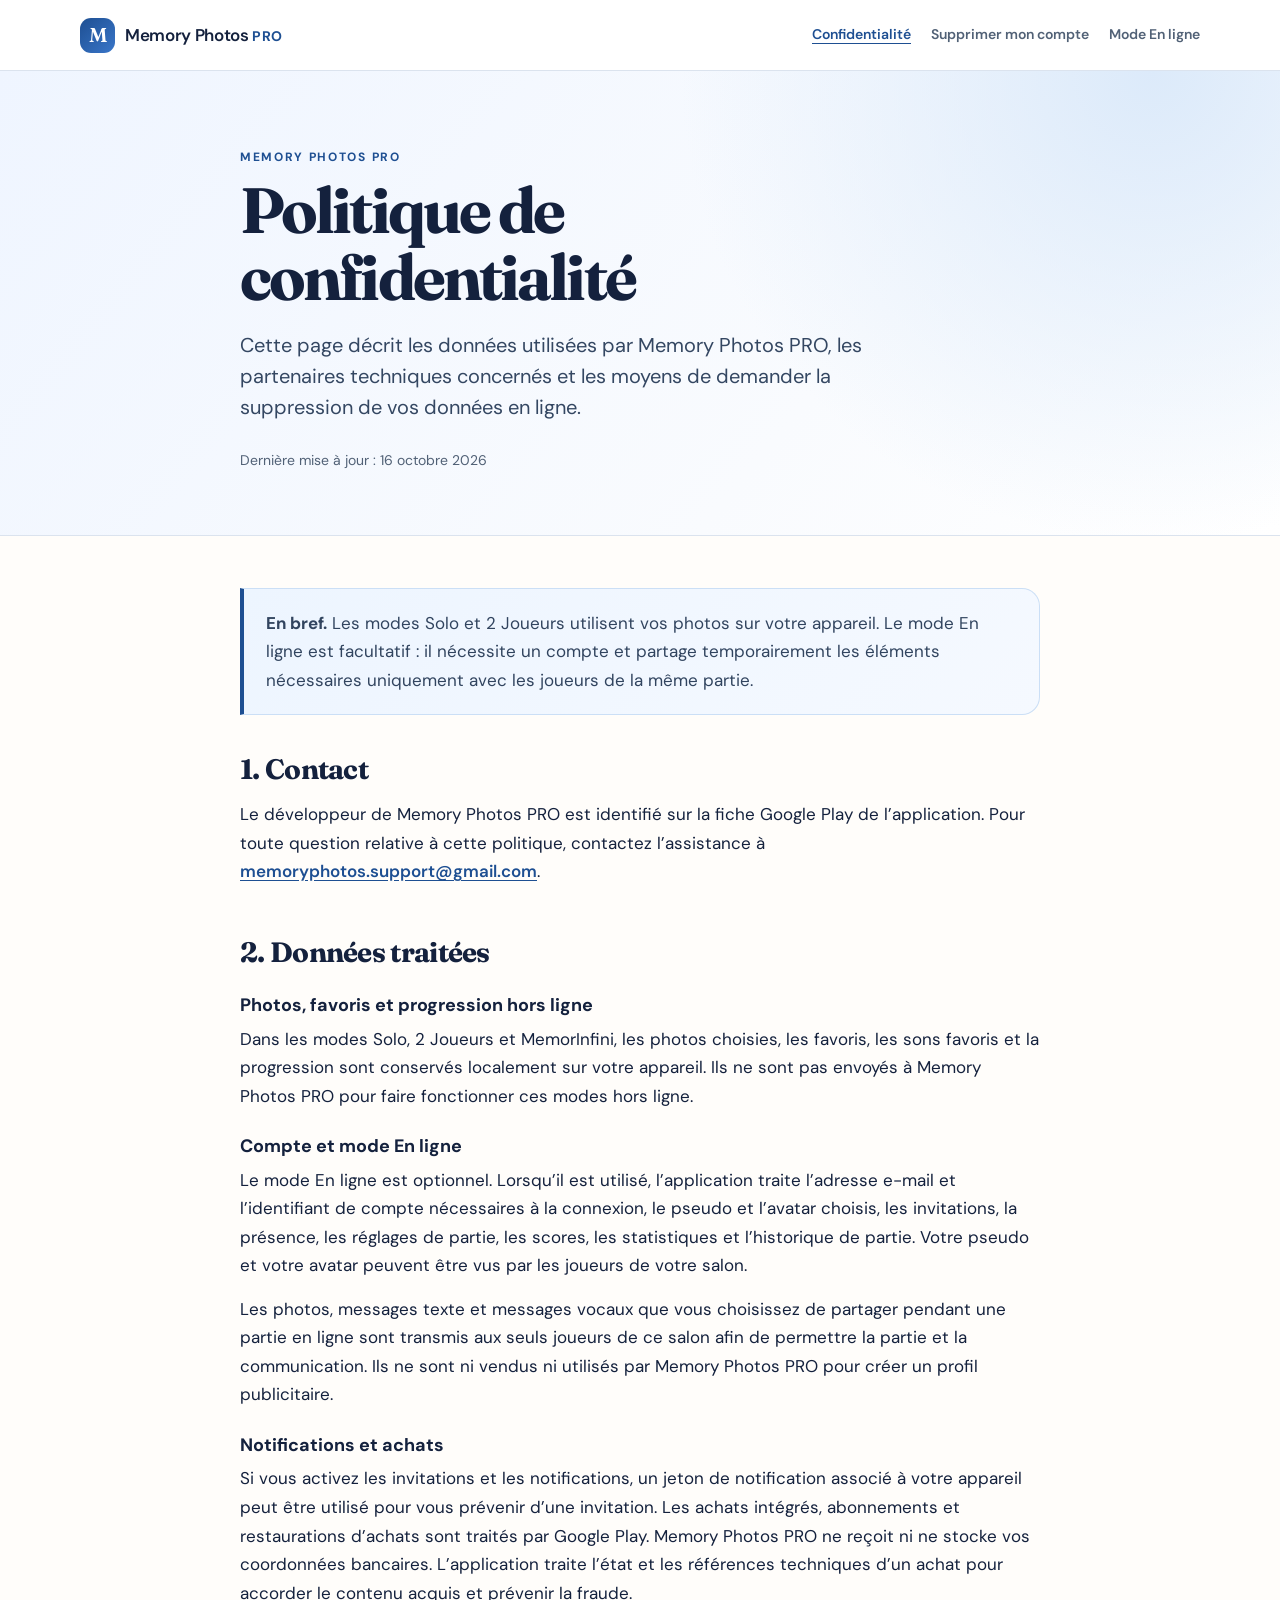
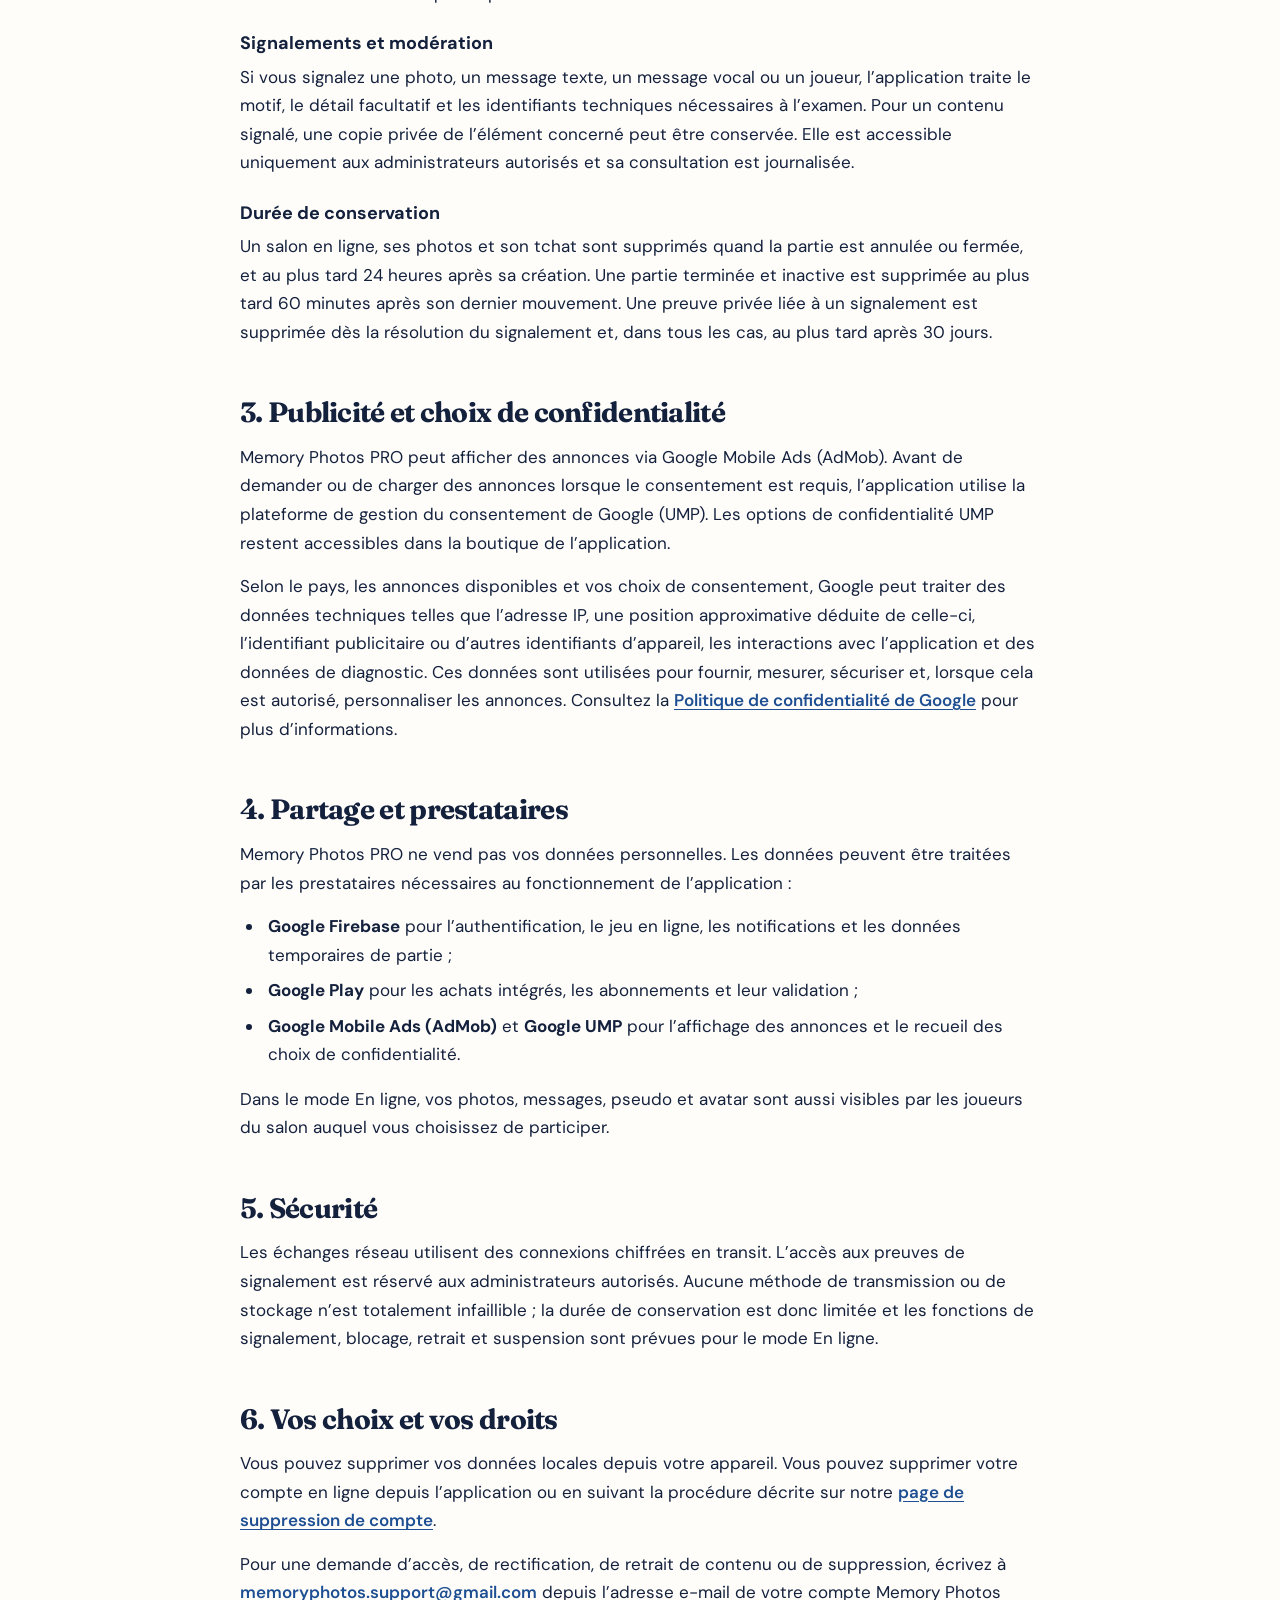
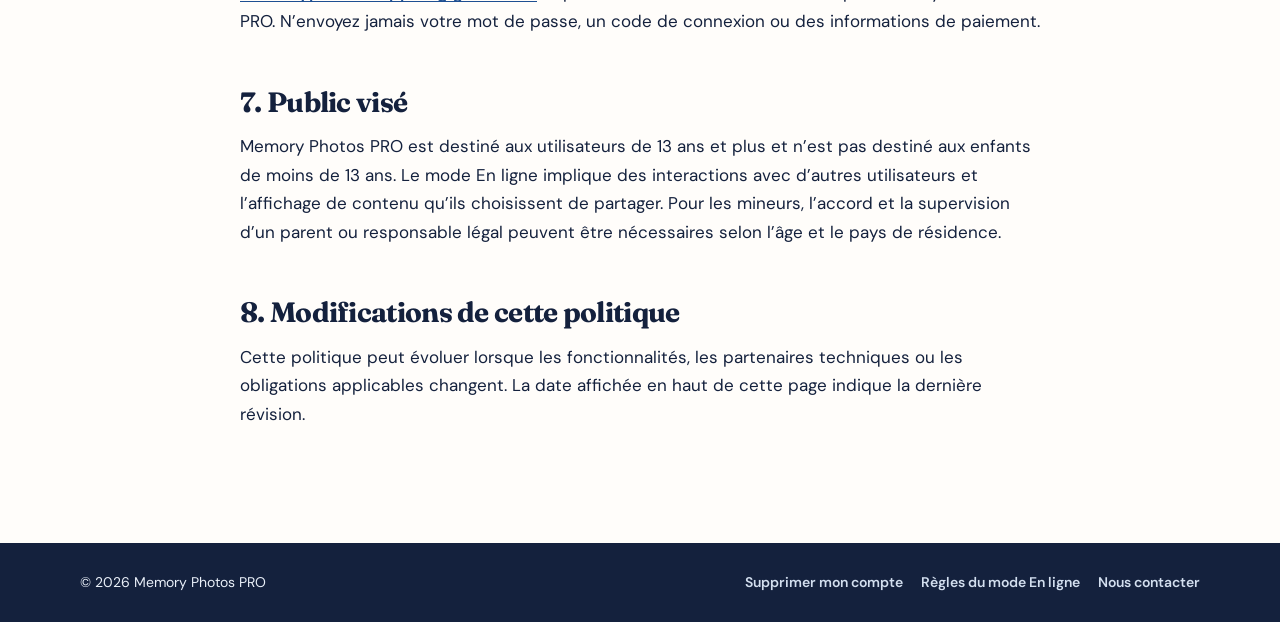
<file: index.html>
<!doctype html>
<html lang="fr">
<head>
  <meta charset="utf-8">
  <meta name="viewport" content="width=device-width, initial-scale=1">
  <meta name="description" content="Politique de confidentialité de Memory Photos PRO.">
  <meta name="theme-color" content="#16335f">
  <title>Confidentialité — Memory Photos PRO</title>
  <link rel="stylesheet" href="site.css">
</head>
<body>
  <header class="site-header">
    <div class="container topbar">
      <a class="brand" href="./" aria-label="Memory Photos — accueil"><span class="brand-mark">M</span><span>Memory Photos <strong>PRO</strong></span></a>
      <nav aria-label="Navigation principale">
        <a aria-current="page" href="./">Confidentialité</a>
        <a href="delete-account.html">Supprimer mon compte</a>
        <a href="online-safety.html">Mode En ligne</a>
      </nav>
    </div>
  </header>

  <main>
    <section class="hero">
      <div class="container narrow">
        <p class="eyebrow">MEMORY PHOTOS PRO</p>
        <h1>Politique de confidentialité</h1>
        <p class="lead">Cette page décrit les données utilisées par Memory Photos PRO, les partenaires techniques concernés et les moyens de demander la suppression de vos données en ligne.</p>
        <p class="updated">Dernière mise à jour : 16 octobre 2026</p>
      </div>
    </section>

    <div class="container narrow content">
      <aside class="notice"><strong>En bref.</strong> Les modes Solo et 2 Joueurs utilisent vos photos sur votre appareil. Le mode En ligne est facultatif : il nécessite un compte et partage temporairement les éléments nécessaires uniquement avec les joueurs de la même partie.</aside>

      <section id="responsable">
        <h2>1. Contact</h2>
        <p>Le développeur de Memory Photos PRO est identifié sur la fiche Google Play de l’application. Pour toute question relative à cette politique, contactez l’assistance à <a href="mailto:memoryphotos.support@gmail.com">memoryphotos.support@gmail.com</a>.</p>
      </section>

      <section id="donnees">
        <h2>2. Données traitées</h2>

        <h3>Photos, favoris et progression hors ligne</h3>
        <p>Dans les modes Solo, 2 Joueurs et MemorInfini, les photos choisies, les favoris, les sons favoris et la progression sont conservés localement sur votre appareil. Ils ne sont pas envoyés à Memory Photos PRO pour faire fonctionner ces modes hors ligne.</p>

        <h3>Compte et mode En ligne</h3>
        <p>Le mode En ligne est optionnel. Lorsqu’il est utilisé, l’application traite l’adresse e-mail et l’identifiant de compte nécessaires à la connexion, le pseudo et l’avatar choisis, les invitations, la présence, les réglages de partie, les scores, les statistiques et l’historique de partie. Votre pseudo et votre avatar peuvent être vus par les joueurs de votre salon.</p>
        <p>Les photos, messages texte et messages vocaux que vous choisissez de partager pendant une partie en ligne sont transmis aux seuls joueurs de ce salon afin de permettre la partie et la communication. Ils ne sont ni vendus ni utilisés par Memory Photos PRO pour créer un profil publicitaire.</p>

        <h3>Notifications et achats</h3>
        <p>Si vous activez les invitations et les notifications, un jeton de notification associé à votre appareil peut être utilisé pour vous prévenir d’une invitation. Les achats intégrés, abonnements et restaurations d’achats sont traités par Google Play. Memory Photos PRO ne reçoit ni ne stocke vos coordonnées bancaires. L’application traite l’état et les références techniques d’un achat pour accorder le contenu acquis et prévenir la fraude.</p>

        <h3>Signalements et modération</h3>
        <p>Si vous signalez une photo, un message texte, un message vocal ou un joueur, l’application traite le motif, le détail facultatif et les identifiants techniques nécessaires à l’examen. Pour un contenu signalé, une copie privée de l’élément concerné peut être conservée. Elle est accessible uniquement aux administrateurs autorisés et sa consultation est journalisée.</p>

        <h3>Durée de conservation</h3>
        <p>Un salon en ligne, ses photos et son tchat sont supprimés quand la partie est annulée ou fermée, et au plus tard 24 heures après sa création. Une partie terminée et inactive est supprimée au plus tard 60 minutes après son dernier mouvement. Une preuve privée liée à un signalement est supprimée dès la résolution du signalement et, dans tous les cas, au plus tard après 30 jours.</p>
      </section>

      <section id="publicite">
        <h2>3. Publicité et choix de confidentialité</h2>
        <p>Memory Photos PRO peut afficher des annonces via Google Mobile Ads (AdMob). Avant de demander ou de charger des annonces lorsque le consentement est requis, l’application utilise la plateforme de gestion du consentement de Google (UMP). Les options de confidentialité UMP restent accessibles dans la boutique de l’application.</p>
        <p>Selon le pays, les annonces disponibles et vos choix de consentement, Google peut traiter des données techniques telles que l’adresse IP, une position approximative déduite de celle-ci, l’identifiant publicitaire ou d’autres identifiants d’appareil, les interactions avec l’application et des données de diagnostic. Ces données sont utilisées pour fournir, mesurer, sécuriser et, lorsque cela est autorisé, personnaliser les annonces. Consultez la <a href="https://policies.google.com/privacy" rel="noopener noreferrer" target="_blank">Politique de confidentialité de Google</a> pour plus d’informations.</p>
      </section>

      <section id="partage">
        <h2>4. Partage et prestataires</h2>
        <p>Memory Photos PRO ne vend pas vos données personnelles. Les données peuvent être traitées par les prestataires nécessaires au fonctionnement de l’application :</p>
        <ul>
          <li><strong>Google Firebase</strong> pour l’authentification, le jeu en ligne, les notifications et les données temporaires de partie ;</li>
          <li><strong>Google Play</strong> pour les achats intégrés, les abonnements et leur validation ;</li>
          <li><strong>Google Mobile Ads (AdMob)</strong> et <strong>Google UMP</strong> pour l’affichage des annonces et le recueil des choix de confidentialité.</li>
        </ul>
        <p>Dans le mode En ligne, vos photos, messages, pseudo et avatar sont aussi visibles par les joueurs du salon auquel vous choisissez de participer.</p>
      </section>

      <section id="securite">
        <h2>5. Sécurité</h2>
        <p>Les échanges réseau utilisent des connexions chiffrées en transit. L’accès aux preuves de signalement est réservé aux administrateurs autorisés. Aucune méthode de transmission ou de stockage n’est totalement infaillible ; la durée de conservation est donc limitée et les fonctions de signalement, blocage, retrait et suspension sont prévues pour le mode En ligne.</p>
      </section>

      <section id="droits">
        <h2>6. Vos choix et vos droits</h2>
        <p>Vous pouvez supprimer vos données locales depuis votre appareil. Vous pouvez supprimer votre compte en ligne depuis l’application ou en suivant la procédure décrite sur notre <a href="delete-account.html">page de suppression de compte</a>.</p>
        <p>Pour une demande d’accès, de rectification, de retrait de contenu ou de suppression, écrivez à <a href="mailto:memoryphotos.support@gmail.com">memoryphotos.support@gmail.com</a> depuis l’adresse e-mail de votre compte Memory Photos PRO. N’envoyez jamais votre mot de passe, un code de connexion ou des informations de paiement.</p>
      </section>

      <section id="age">
        <h2>7. Public visé</h2>
        <p>Memory Photos PRO est destiné aux utilisateurs de 13 ans et plus et n’est pas destiné aux enfants de moins de 13 ans. Le mode En ligne implique des interactions avec d’autres utilisateurs et l’affichage de contenu qu’ils choisissent de partager. Pour les mineurs, l’accord et la supervision d’un parent ou responsable légal peuvent être nécessaires selon l’âge et le pays de résidence.</p>
      </section>

      <section id="modifications">
        <h2>8. Modifications de cette politique</h2>
        <p>Cette politique peut évoluer lorsque les fonctionnalités, les partenaires techniques ou les obligations applicables changent. La date affichée en haut de cette page indique la dernière révision.</p>
      </section>
    </div>
  </main>

  <footer class="site-footer">
    <div class="container footer-inner">
      <p>© 2026 Memory Photos PRO</p>
      <div><a href="delete-account.html">Supprimer mon compte</a><a href="online-safety.html">Règles du mode En ligne</a><a href="mailto:memoryphotos.support@gmail.com">Nous contacter</a></div>
    </div>
  </footer>
</body>
</html>
</file>
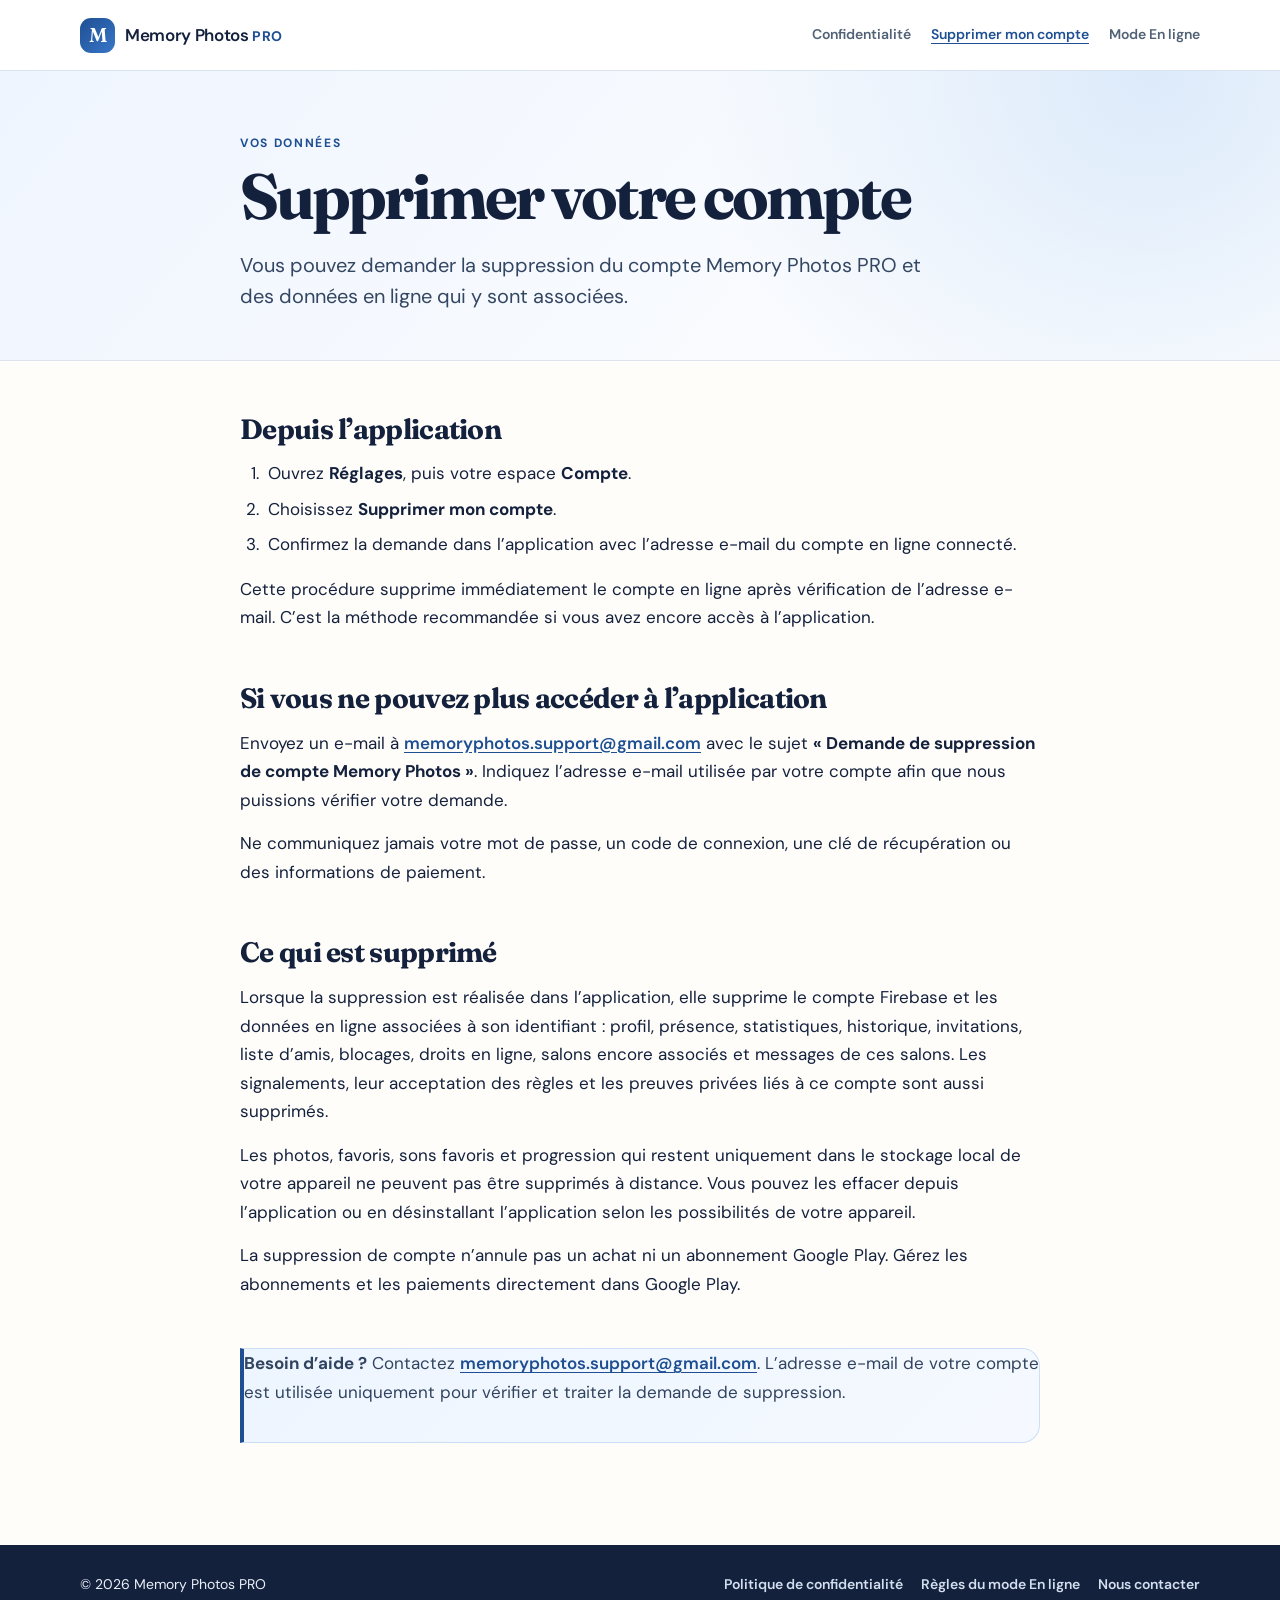
<file: delete-account.html>
<!doctype html>
<html lang="fr">
<head>
  <meta charset="utf-8">
  <meta name="viewport" content="width=device-width, initial-scale=1">
  <meta name="description" content="Demander la suppression du compte Memory Photos PRO.">
  <meta name="theme-color" content="#16335f">
  <title>Supprimer mon compte — Memory Photos PRO</title>
  <link rel="stylesheet" href="site.css">
</head>
<body>
  <header class="site-header">
    <div class="container topbar">
      <a class="brand" href="./" aria-label="Memory Photos — accueil"><span class="brand-mark">M</span><span>Memory Photos <strong>PRO</strong></span></a>
      <nav aria-label="Navigation principale"><a href="./">Confidentialité</a><a aria-current="page" href="delete-account.html">Supprimer mon compte</a><a href="online-safety.html">Mode En ligne</a></nav>
    </div>
  </header>
  <main>
    <section class="hero compact"><div class="container narrow"><p class="eyebrow">VOS DONNÉES</p><h1>Supprimer votre compte</h1><p class="lead">Vous pouvez demander la suppression du compte Memory Photos PRO et des données en ligne qui y sont associées.</p></div></section>
    <div class="container narrow content">
      <section>
        <h2>Depuis l’application</h2>
        <ol>
          <li>Ouvrez <strong>Réglages</strong>, puis votre espace <strong>Compte</strong>.</li>
          <li>Choisissez <strong>Supprimer mon compte</strong>.</li>
          <li>Confirmez la demande dans l’application avec l’adresse e-mail du compte en ligne connecté.</li>
        </ol>
        <p>Cette procédure supprime immédiatement le compte en ligne après vérification de l’adresse e-mail. C’est la méthode recommandée si vous avez encore accès à l’application.</p>
      </section>
      <section>
        <h2>Si vous ne pouvez plus accéder à l’application</h2>
        <p>Envoyez un e-mail à <a href="mailto:memoryphotos.support@gmail.com?subject=Demande%20de%20suppression%20de%20compte%20Memory%20Photos">memoryphotos.support@gmail.com</a> avec le sujet <strong>« Demande de suppression de compte Memory Photos »</strong>. Indiquez l’adresse e-mail utilisée par votre compte afin que nous puissions vérifier votre demande.</p>
        <p>Ne communiquez jamais votre mot de passe, un code de connexion, une clé de récupération ou des informations de paiement.</p>
      </section>
      <section>
        <h2>Ce qui est supprimé</h2>
        <p>Lorsque la suppression est réalisée dans l’application, elle supprime le compte Firebase et les données en ligne associées à son identifiant : profil, présence, statistiques, historique, invitations, liste d’amis, blocages, droits en ligne, salons encore associés et messages de ces salons. Les signalements, leur acceptation des règles et les preuves privées liés à ce compte sont aussi supprimés.</p>
        <p>Les photos, favoris, sons favoris et progression qui restent uniquement dans le stockage local de votre appareil ne peuvent pas être supprimés à distance. Vous pouvez les effacer depuis l’application ou en désinstallant l’application selon les possibilités de votre appareil.</p>
        <p>La suppression de compte n’annule pas un achat ni un abonnement Google Play. Gérez les abonnements et les paiements directement dans Google Play.</p>
      </section>
      <section class="notice"><strong>Besoin d’aide ?</strong> Contactez <a href="mailto:memoryphotos.support@gmail.com">memoryphotos.support@gmail.com</a>. L’adresse e-mail de votre compte est utilisée uniquement pour vérifier et traiter la demande de suppression.</section>
    </div>
  </main>
  <footer class="site-footer"><div class="container footer-inner"><p>© 2026 Memory Photos PRO</p><div><a href="./">Politique de confidentialité</a><a href="online-safety.html">Règles du mode En ligne</a><a href="mailto:memoryphotos.support@gmail.com">Nous contacter</a></div></div></footer>
</body>
</html>
</file>
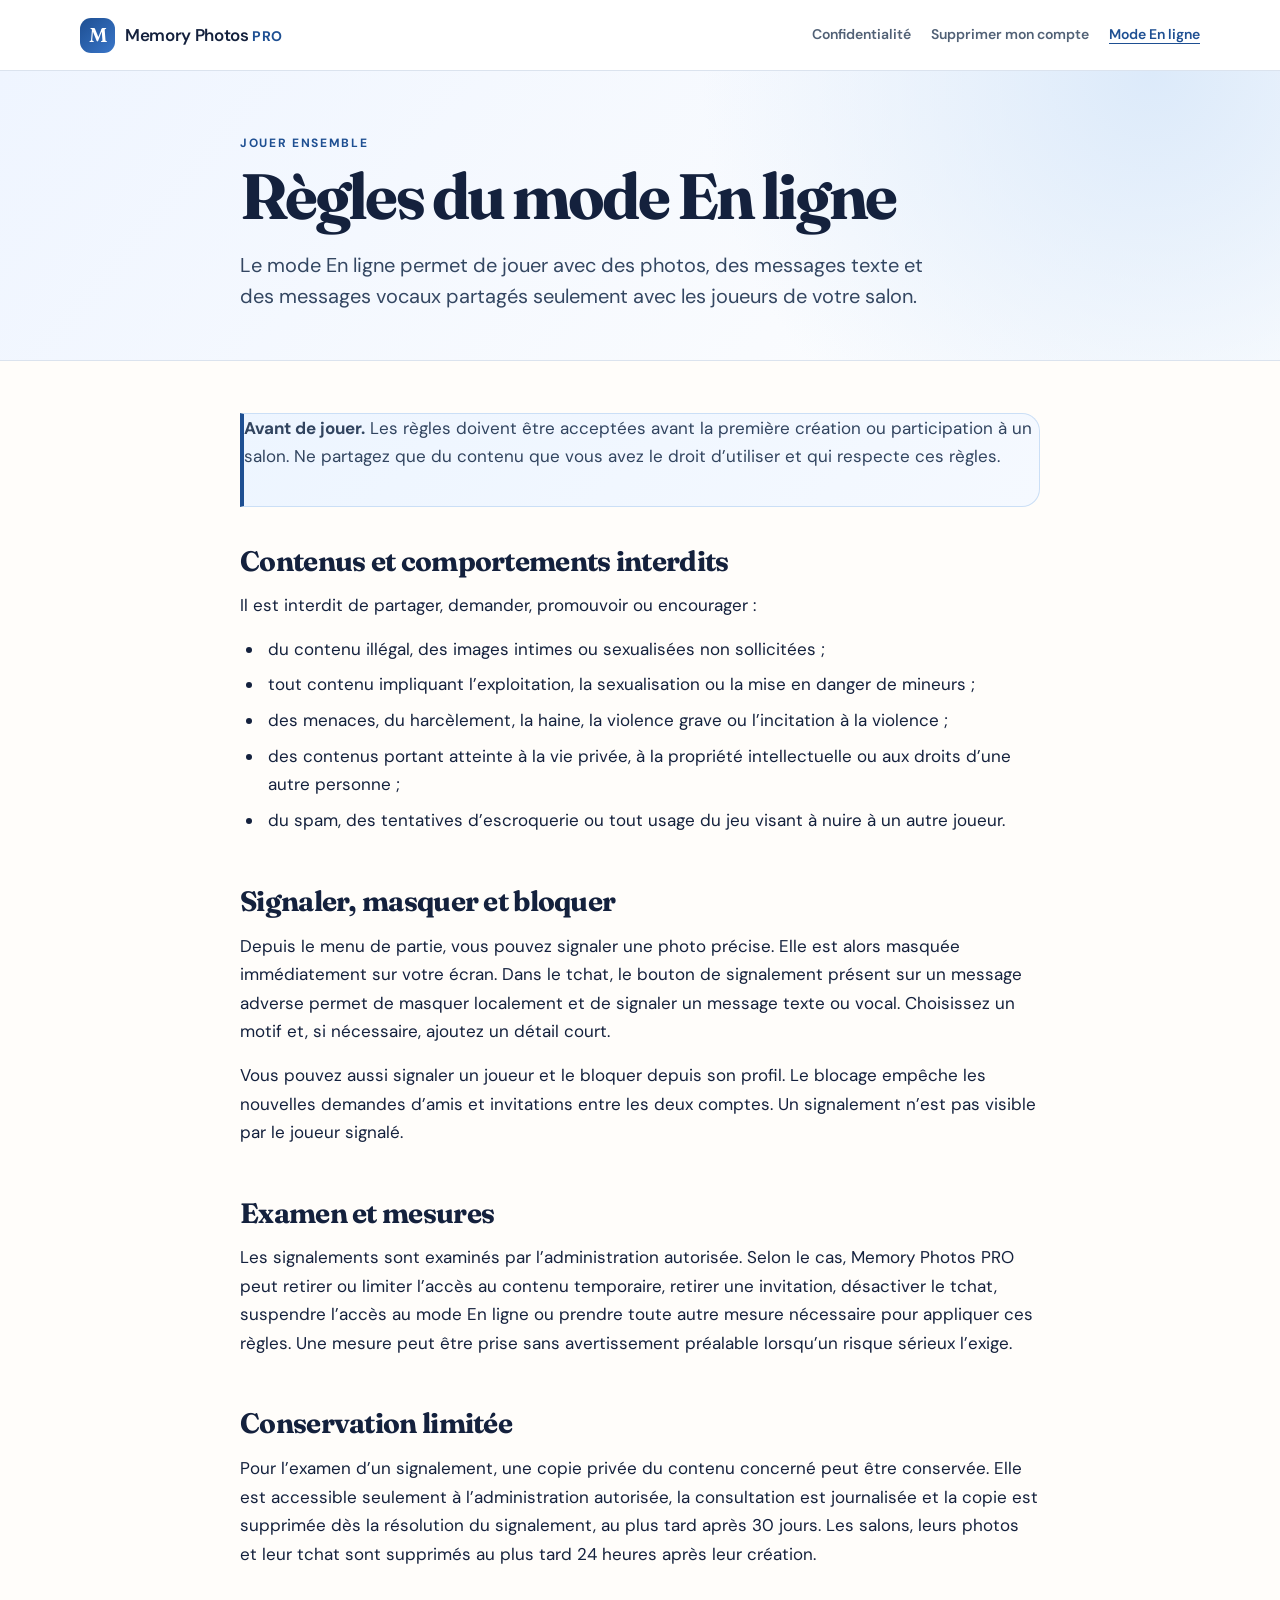
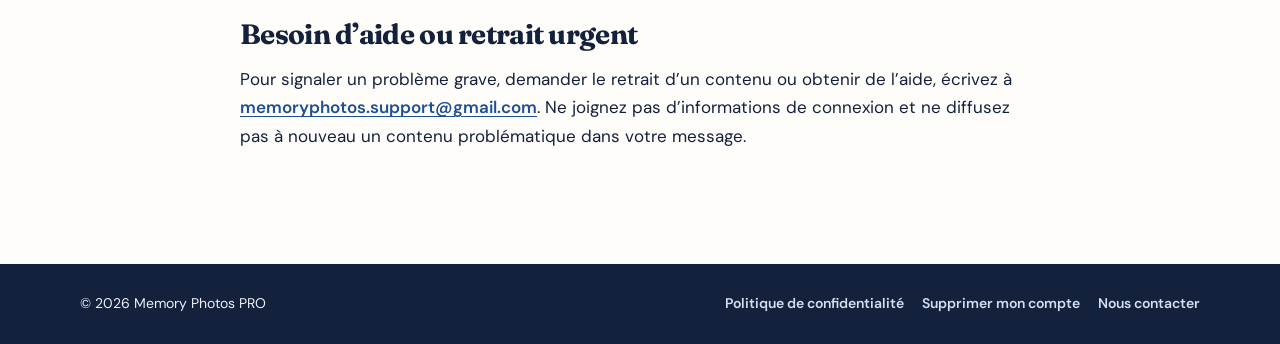
<file: online-safety.html>
<!doctype html>
<html lang="fr">
<head>
  <meta charset="utf-8">
  <meta name="viewport" content="width=device-width, initial-scale=1">
  <meta name="description" content="Règles et sécurité du mode En ligne de Memory Photos PRO.">
  <meta name="theme-color" content="#16335f">
  <title>Règles du mode En ligne — Memory Photos PRO</title>
  <link rel="stylesheet" href="site.css">
</head>
<body>
  <header class="site-header"><div class="container topbar"><a class="brand" href="./" aria-label="Memory Photos — accueil"><span class="brand-mark">M</span><span>Memory Photos <strong>PRO</strong></span></a><nav aria-label="Navigation principale"><a href="./">Confidentialité</a><a href="delete-account.html">Supprimer mon compte</a><a aria-current="page" href="online-safety.html">Mode En ligne</a></nav></div></header>
  <main>
    <section class="hero compact"><div class="container narrow"><p class="eyebrow">JOUER ENSEMBLE</p><h1>Règles du mode En ligne</h1><p class="lead">Le mode En ligne permet de jouer avec des photos, des messages texte et des messages vocaux partagés seulement avec les joueurs de votre salon.</p></div></section>
    <div class="container narrow content">
      <section class="notice"><strong>Avant de jouer.</strong> Les règles doivent être acceptées avant la première création ou participation à un salon. Ne partagez que du contenu que vous avez le droit d’utiliser et qui respecte ces règles.</section>
      <section>
        <h2>Contenus et comportements interdits</h2>
        <p>Il est interdit de partager, demander, promouvoir ou encourager :</p>
        <ul>
          <li>du contenu illégal, des images intimes ou sexualisées non sollicitées ;</li>
          <li>tout contenu impliquant l’exploitation, la sexualisation ou la mise en danger de mineurs ;</li>
          <li>des menaces, du harcèlement, la haine, la violence grave ou l’incitation à la violence ;</li>
          <li>des contenus portant atteinte à la vie privée, à la propriété intellectuelle ou aux droits d’une autre personne ;</li>
          <li>du spam, des tentatives d’escroquerie ou tout usage du jeu visant à nuire à un autre joueur.</li>
        </ul>
      </section>
      <section>
        <h2>Signaler, masquer et bloquer</h2>
        <p>Depuis le menu de partie, vous pouvez signaler une photo précise. Elle est alors masquée immédiatement sur votre écran. Dans le tchat, le bouton de signalement présent sur un message adverse permet de masquer localement et de signaler un message texte ou vocal. Choisissez un motif et, si nécessaire, ajoutez un détail court.</p>
        <p>Vous pouvez aussi signaler un joueur et le bloquer depuis son profil. Le blocage empêche les nouvelles demandes d’amis et invitations entre les deux comptes. Un signalement n’est pas visible par le joueur signalé.</p>
      </section>
      <section>
        <h2>Examen et mesures</h2>
        <p>Les signalements sont examinés par l’administration autorisée. Selon le cas, Memory Photos PRO peut retirer ou limiter l’accès au contenu temporaire, retirer une invitation, désactiver le tchat, suspendre l’accès au mode En ligne ou prendre toute autre mesure nécessaire pour appliquer ces règles. Une mesure peut être prise sans avertissement préalable lorsqu’un risque sérieux l’exige.</p>
      </section>
      <section>
        <h2>Conservation limitée</h2>
        <p>Pour l’examen d’un signalement, une copie privée du contenu concerné peut être conservée. Elle est accessible seulement à l’administration autorisée, la consultation est journalisée et la copie est supprimée dès la résolution du signalement, au plus tard après 30 jours. Les salons, leurs photos et leur tchat sont supprimés au plus tard 24 heures après leur création.</p>
      </section>
      <section>
        <h2>Besoin d’aide ou retrait urgent</h2>
        <p>Pour signaler un problème grave, demander le retrait d’un contenu ou obtenir de l’aide, écrivez à <a href="mailto:memoryphotos.support@gmail.com">memoryphotos.support@gmail.com</a>. Ne joignez pas d’informations de connexion et ne diffusez pas à nouveau un contenu problématique dans votre message.</p>
      </section>
    </div>
  </main>
  <footer class="site-footer"><div class="container footer-inner"><p>© 2026 Memory Photos PRO</p><div><a href="./">Politique de confidentialité</a><a href="delete-account.html">Supprimer mon compte</a><a href="mailto:memoryphotos.support@gmail.com">Nous contacter</a></div></div></footer>
</body>
</html>
</file>
<file: site.css>
@import url('https://fonts.googleapis.com/css2?family=DM+Sans:wght@400;500;600;700&family=Fraunces:opsz,wght@9..144,600;9..144,700&display=swap');
:root{--ink:#14213d;--muted:#516176;--line:#dbe3ee;--paper:#fffdfa;--mist:#f4f7fb;--blue:#1e4f92;--sky:#dceafa;--gold:#f4b942;--radius:18px}*{box-sizing:border-box}html{scroll-behavior:smooth}body{margin:0;background:var(--paper);color:var(--ink);font:17px/1.68 'DM Sans',system-ui,sans-serif}.container{width:min(1120px,calc(100% - 40px));margin:auto}.narrow{width:min(800px,100%)}.site-header{background:#fff;border-bottom:1px solid var(--line);position:sticky;top:0;z-index:5}.topbar{display:flex;min-height:70px;align-items:center;justify-content:space-between;gap:24px}.brand{display:flex;align-items:center;gap:10px;color:var(--ink);font-weight:600;text-decoration:none;letter-spacing:-.02em}.brand-mark{display:grid;place-items:center;background:linear-gradient(135deg,var(--blue),#3976c9);color:#fff;width:35px;height:35px;border-radius:11px;font-family:Fraunces,serif;font-size:20px}.brand strong{color:var(--blue);font-size:.82em;letter-spacing:.02em}nav{display:flex;gap:20px;flex-wrap:wrap}nav a,.site-footer a{color:var(--muted);font-size:14px;font-weight:600;text-decoration:none}nav a:hover,nav a[aria-current="page"],.site-footer a:hover{color:var(--blue);text-decoration:underline;text-underline-offset:4px}.hero{background:radial-gradient(circle at 90% 0,var(--sky),transparent 38%),linear-gradient(130deg,#eff5ff 0%,#f9fbfe 65%,#fff 100%);padding:76px 0 62px;border-bottom:1px solid var(--line)}.hero.compact{padding:62px 0 48px}.eyebrow{font-size:12px;letter-spacing:.14em;font-weight:700;color:var(--blue);margin:0 0 10px}.hero h1{font:700 clamp(38px,7vw,64px)/1.04 Fraunces,Georgia,serif;letter-spacing:-.045em;margin:0;max-width:720px}.lead{font-size:20px;line-height:1.55;color:#344762;max-width:700px;margin:20px 0 0}.updated{font-size:14px;color:var(--muted);margin:26px 0 0}.content{padding:52px 0 64px}.content section{padding:0 0 35px}.content h2{font:700 28px/1.2 Fraunces,Georgia,serif;letter-spacing:-.025em;margin:0 0 13px}.content h3{font-size:18px;line-height:1.3;margin:25px 0 7px}.content p{margin:0 0 15px}.content a{color:var(--blue);font-weight:600;text-underline-offset:3px}.content ul,.content ol{padding-left:24px;margin:10px 0 16px}.content li{padding-left:4px;margin:7px 0}.notice{background:linear-gradient(135deg,#edf5ff,#f5f9ff);border:1px solid #cbdff6;border-left:4px solid var(--blue);border-radius:0 var(--radius) var(--radius) 0;padding:20px 22px;margin-bottom:38px;color:#31445f}.site-footer{background:#14213d;color:#eaf0f9;padding:28px 0}.footer-inner{display:flex;justify-content:space-between;align-items:center;gap:18px}.site-footer p{margin:0;font-size:14px}.site-footer div div{display:flex;flex-wrap:wrap;gap:18px}.site-footer a{color:#d3dfef}@media(max-width:720px){.container{width:min(100% - 30px,1120px)}.site-header{position:relative}.topbar{padding:14px 0;align-items:flex-start;flex-direction:column;gap:10px}nav{gap:14px}.hero{padding:52px 0 42px}.lead{font-size:18px}.content{padding-top:38px}.content h2{font-size:25px}.footer-inner{align-items:flex-start;flex-direction:column}.site-footer div div{gap:12px}}
</file>
